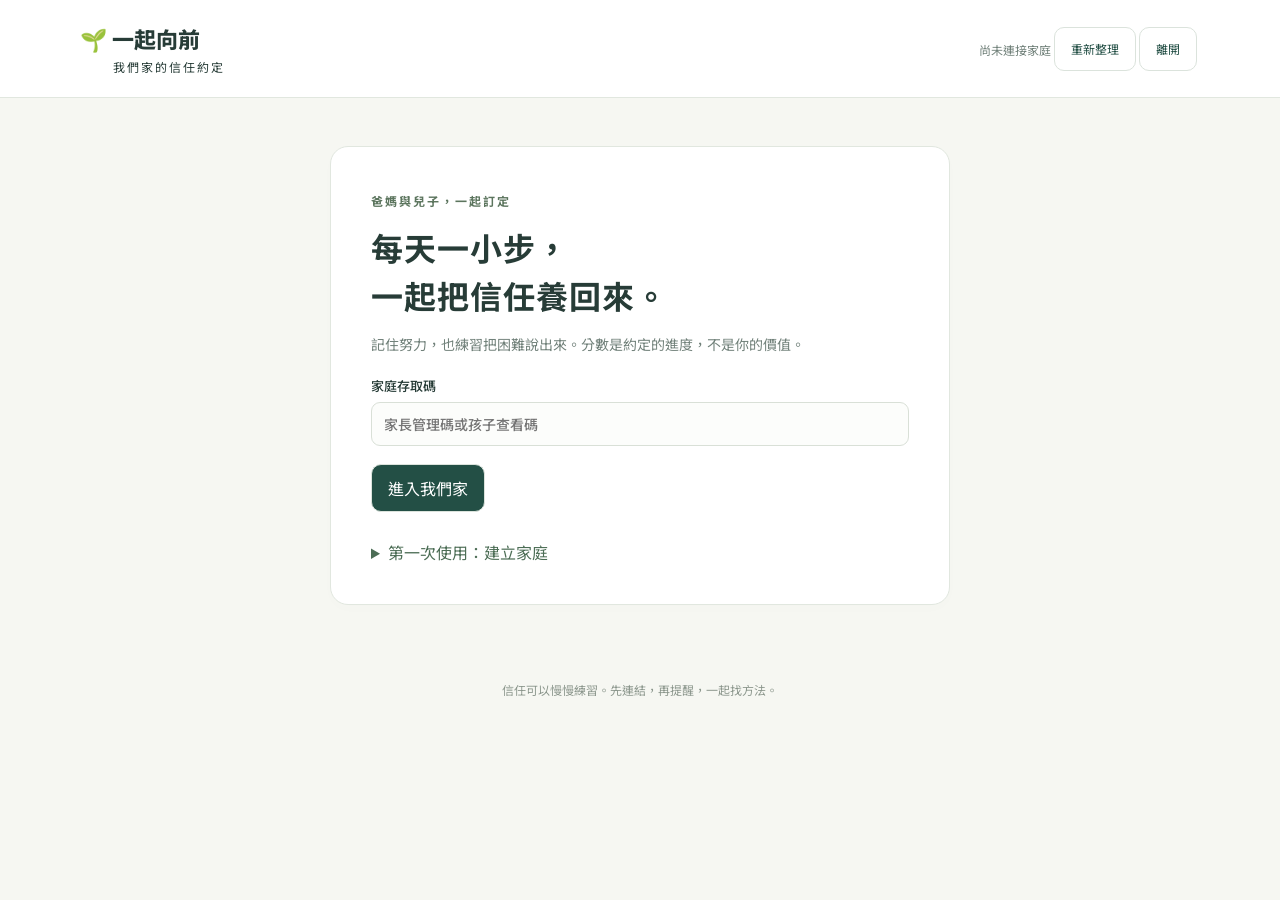
<file: family-trust/index.html>
<!doctype html>
<html lang="zh-Hant"><head><meta charset="utf-8"><meta name="viewport" content="width=device-width, initial-scale=1"><meta name="theme-color" content="#234f45"><title>一起向前｜家庭信任約定</title><link rel="stylesheet" href="style.css?v=progress-fill-2"></head>
<body><header><a class="brand" href="#">🌱 一起向前<span>我們家的信任約定</span></a><div><span id="connection">尚未連接家庭</span> <button id="refresh">重新整理</button><button id="logout">離開</button></div></header>
<main><section id="welcome" class="card"><span class="eyebrow">爸媽與兒子，一起訂定</span><h1>每天一小步，<br>一起把信任養回來。</h1><p>記住努力，也練習把困難說出來。分數是約定的進度，不是你的價值。</p><form id="connect"><label>家庭存取碼<input id="code" type="password" required autocomplete="off" placeholder="家長管理碼或孩子查看碼"></label><button class="primary">進入我們家</button></form><details><summary>第一次使用：建立家庭</summary><p>建立後會產生兩組不同的存取碼，請由爸媽保管管理碼。</p><label>開始日期<input id="startDate" type="date"></label><button id="create" class="primary">建立家庭約定</button></details></section>
<div id="app" hidden><nav aria-label="主要功能"><button data-tab="today" class="active">今日約定</button><button data-tab="history">成長紀錄</button><button data-tab="agreement">共同約定</button><button data-tab="settings">家庭設定</button></nav>
<section class="hero"><div><span id="phase" class="eyebrow">第一階段 · 信任恢復</span><h1>我們正在，一起向前。</h1><p id="encouragement"></p><span id="dayBadge" class="badge"></span></div><div class="score"><strong id="score">80.0<span>%</span></strong><span>目前信任進度</span></div><div class="progress"><div id="bar"></div></div><div class="hero-foot"><span>起點 80%</span><span hidden>100% 按約解鎖娛樂性3C與漫畫</span></div></section>
<section id="today" class="page"><div class="section-title"><div><h2>把今天的努力留下來</h2><p>一次做好一件事，爸媽陪你完成。</p></div><label>紀錄日期<input id="date" type="date"></label></div><div class="grid"><div class="card"><h3>☀ 今天的正向表現</h3><p>每種類型每日計一次，合計最多 +0.5%。</p><div id="positives"></div><div class="parent-only"><label>運動項目<select id="exercise"></select></label><label>事件備註<textarea id="positiveNote" placeholder="做了什麼？什麼協助有用？"></textarea></label></div></div><div class="card"><h3>🤝 先提醒，再一起處理</h3><p>分心、忘記、執行慢不直接扣分。爭議先溝通。</p><div class="parent-only"><label>約定類別<select id="category"></select></label><label>事件內容與給過的協助<textarea id="eventNote" placeholder="請描述具體事件；同一事件只記一次。"></textarea></label><label>同事件識別碼（跨類別也用同一碼）<input id="incident" placeholder="例如：晚餐前偷用手機-01"></label><button id="remind">記錄提醒／協助（不扣分）</button><button id="violate" class="danger">提報明確違約，等待確認</button></div><div class="notice">運動是健康習慣，不能刪除或免除違約。每天明確違約最多扣兩次，共 −1%。</div></div></div><div class="card"><div class="section-title"><h3>今天的紀錄</h3><span id="dailyStatus" class="badge"></span></div><div id="events"></div><div id="settlement" class="settlement"></div><div class="parent-only"><label>每日共同回顧<textarea id="dayNote" placeholder="今天有什麼值得肯定？明天想要什麼幫忙？"></textarea></label><button id="settle" class="primary">家長確認並結算</button><button id="reopen">更正已結算日期</button></div></div></section>
<section id="history" class="page" hidden><div class="section-title"><div><h2>每一步，都有留下痕跡</h2><p>只顯示家長已結算的正式進度。</p></div></div><div class="card"><div id="chart"></div></div><div id="historyList"></div><div class="card"><h3>修訂與操作歷史</h3><div id="audit"></div></div></section>
<section id="agreement" class="page" hidden><h2>我們家的共同約定</h2><div class="card"><h3>第一階段 · 恢復使用權</h3><div id="ruleSummary"></div><h3>給彼此的承諾</h3><div id="safeguards"></div><p>共同訂定人：爸爸、媽媽與兒子。調整規則前，先一起討論，從後續日期開始適用。</p></div><div class="grid"><div class="card"><h3>六大約定類別</h3><div id="categoryList"></div></div><div class="card"><h3>我們可以選的運動</h3><div id="exerciseList"></div></div></div><div class="card"><h3>第二階段 · 自主練習</h3><p>第一階段達 100% 先按約解鎖；爸媽再啟用下一階段。級距、時間、種類與回退條件由全家另行約定。</p><div id="entitlements"></div></div></section>
<section id="settings" class="page" hidden><h2>家庭設定</h2><div class="notice viewer-only">你可以查看約定與結果。編輯、結算與復原由爸媽處理。</div><div class="parent-only"><div class="card"><h3>資料與交接</h3><p>備份包含家庭事件與備註，請妥善保存。復原前會先下載目前資料備份。</p><button id="backup">下載完整備份</button><label>從備份復原<input id="restore" type="file" accept="application/json,.json"></label><p>將建立家庭時的「查看碼」交給孩子；管理碼只由爸媽保管。換手機時輸入原本的碼即可。</p></div><div class="card"><h3>項目與規則</h3><p>修改會保留修訂歷史；既有結算使用當時規則。刪除項目不刪除歷史事件。</p><div id="editors"></div></div><div class="card"><h3>第二階段級距</h3><p>可新增多個級距。低於門檻時，依設定回退；紀錄遊戲、3C及紙本／電子漫畫各自的時間。</p><div id="tiers"></div><button id="addTier">新增級距</button><label>級距回退方式<select id="fallback"><option value="next-settlement">每次每日結算後依當下信任度調整</option><option value="parent-review">保留原級距，待家長共同回顧確認</option></select></label><button id="activate" class="primary">達標後啟用第二階段</button><button id="reviewTier">家長確認目前級距</button></div></div></section>
</div><div id="message" role="status" aria-live="polite"></div></main><footer>信任可以慢慢練習。先連結，再提醒，一起找方法。</footer><script type="module" src="app.mjs?v=gift-admin-1"></script></body></html>
</file>
<file: family-trust/style.css>
@import url('https://fonts.googleapis.com/css2?family=Noto+Sans+TC:wght@400;500;600;700;800&display=swap');
:root{font-family:'Noto Sans TC',sans-serif;color:#273c37;background:#f6f7f2;font-synthesis:none;--green:#234f45;--muted:#71817a;--line:#e1e7df}*{box-sizing:border-box}body{margin:0}header{display:flex;justify-content:space-between;align-items:center;padding:22px max(24px,calc((100vw - 1120px)/2));border-bottom:1px solid var(--line);background:#fff}a{color:inherit;text-decoration:none}.brand{font-weight:800;font-size:22px}.brand span{display:block;font-weight:400;font-size:12px;letter-spacing:2px;margin:4px 0 0 33px}header div{font-size:12px;color:var(--muted)}main{max-width:1120px;padding:28px 24px;margin:auto}nav{display:flex;gap:8px;margin:0 0 24px;overflow:auto}button{cursor:pointer;font:inherit;border:1px solid #dbe3dc;background:white;color:var(--green);border-radius:10px;padding:11px 16px;margin:4px 3px 4px 0;min-height:44px}button:hover{background:#eaf1e9}button:disabled{opacity:.5;cursor:wait}nav button{border:0;background:transparent;white-space:nowrap}nav .active,.primary{background:var(--green);color:white}.danger{color:#9d5143;background:#fff6f2;border-color:#f0d4c9}.hero{position:relative;background:#e9efe4;border-radius:24px;padding:36px;display:grid;grid-template-columns:1fr auto;gap:24px;margin-bottom:28px;overflow:hidden}.eyebrow{font-size:12px;font-weight:700;letter-spacing:2px;color:#5c755e}h1{font-size:32px;line-height:1.5;letter-spacing:1px;margin:12px 0}h2{font-size:23px;margin:8px 0}h3{font-size:18px;margin:0 0 12px}p{font-size:14px;color:var(--muted);line-height:1.9;margin:8px 0 18px}.score{display:flex;flex-direction:column;align-items:center;justify-content:center;padding:10px 20px;font-size:13px;color:#63796a}.score strong{font-size:66px;letter-spacing:-4px;font-weight:600;color:var(--green)}.score strong span{font-size:26px;letter-spacing:0}.progress{height:12px;background:#d5dfcf;border-radius:20px;grid-column:1/-1;overflow:hidden}.progress div{height:100%;background:#618469;border-radius:20px;transition:width .5s}.hero-foot{grid-column:1/-1;display:flex;justify-content:space-between;font-size:12px;color:#5e7566;margin-top:-14px}.badge{font-size:12px;background:#f7faf3;border:1px solid #d8e2d1;padding:6px 12px;border-radius:24px;display:inline-block}.section-title{display:flex;justify-content:space-between;gap:16px;align-items:center;margin:20px 0}.section-title p{margin-bottom:0}.section-title label{font-size:12px}.grid{display:grid;grid-template-columns:1fr 1fr;gap:20px}.card{border:1px solid var(--line);border-radius:18px;background:white;padding:26px;margin-bottom:20px;box-shadow:0 4px 14px #29473803}label{display:block;font-size:13px;font-weight:500;margin:14px 0}input,select,textarea{display:block;width:100%;font:inherit;font-size:14px;padding:11px 12px;border:1px solid #d9e0d7;border-radius:9px;margin-top:7px;background:#fcfdfb;color:#273c37}textarea{min-height:80px;resize:vertical}input[type=checkbox]{width:auto;display:inline}button:focus-visible,input:focus-visible,textarea:focus-visible,select:focus-visible{outline:3px solid #b5cca6;outline-offset:2px}.notice{background:#f4f6ef;border-radius:12px;padding:16px;font-size:13px;line-height:1.9;color:#697760;margin:18px 0}.row{display:flex;gap:12px;align-items:center;justify-content:space-between;padding:14px 0;border-bottom:1px solid #edf0e9}.row:last-child{border:0}.row .grow{flex:1;min-width:0}.row small{display:block;color:var(--muted);line-height:1.8;white-space:pre-wrap;overflow-wrap:anywhere}.row strong{font-size:14px}.points{color:#638366;font-weight:700}.settlement{background:#edf3e9;border-radius:12px;padding:16px;line-height:1.9;margin:20px 0}footer{text-align:center;color:#8c978d;font-size:12px;padding:28px}#welcome{max-width:620px;margin:20px auto;padding:40px}#message{position:fixed;bottom:24px;left:50%;transform:translateX(-50%);background:#234f45;color:white;border-radius:12px;padding:14px 22px;max-width:92vw;z-index:100;display:none;white-space:pre-wrap}#message.error{background:#8a4138}details{margin-top:24px}summary{cursor:pointer;color:#4c6d55}svg{width:100%;height:auto}.edit-line{display:flex;gap:8px;align-items:center}.edit-line input{margin:0}.subtle{font-size:12px;color:var(--muted)}[hidden]{display:none!important}.tier{background:#f5f7f0;padding:18px;border-radius:12px;margin:12px 0}.parent-only.off,.viewer-only.off{display:none!important}.list-item{padding:12px 0;border-bottom:1px solid #edf0e9;font-size:14px;line-height:1.8}#audit{max-height:380px;overflow:auto}@media(max-width:700px){header{padding:16px;align-items:flex-start;gap:12px}.brand{font-size:18px;white-space:nowrap}.brand span{font-size:10px;margin-left:27px;letter-spacing:1px}header div{text-align:right}header button{font-size:11px;padding:6px 8px;min-height:34px}main{padding:18px 14px}.hero{padding:24px;gap:18px;grid-template-columns:1fr}.hero h1{font-size:25px}.score{align-items:flex-start;padding:0}.score strong{font-size:60px}.grid{grid-template-columns:1fr;gap:0}.card{padding:20px}.section-title{align-items:flex-start;flex-wrap:wrap}h2{font-size:21px}.row{flex-wrap:wrap}.row .grow{min-width:60%}.hero-foot{font-size:10px;gap:10px}nav{gap:0}nav button{font-size:13px;padding:10px}#welcome{padding:26px}.edit-line{flex-wrap:wrap}.edit-line input{flex:1;min-width:160px}}

.progress > #gift-track { background: transparent; }
</file>
